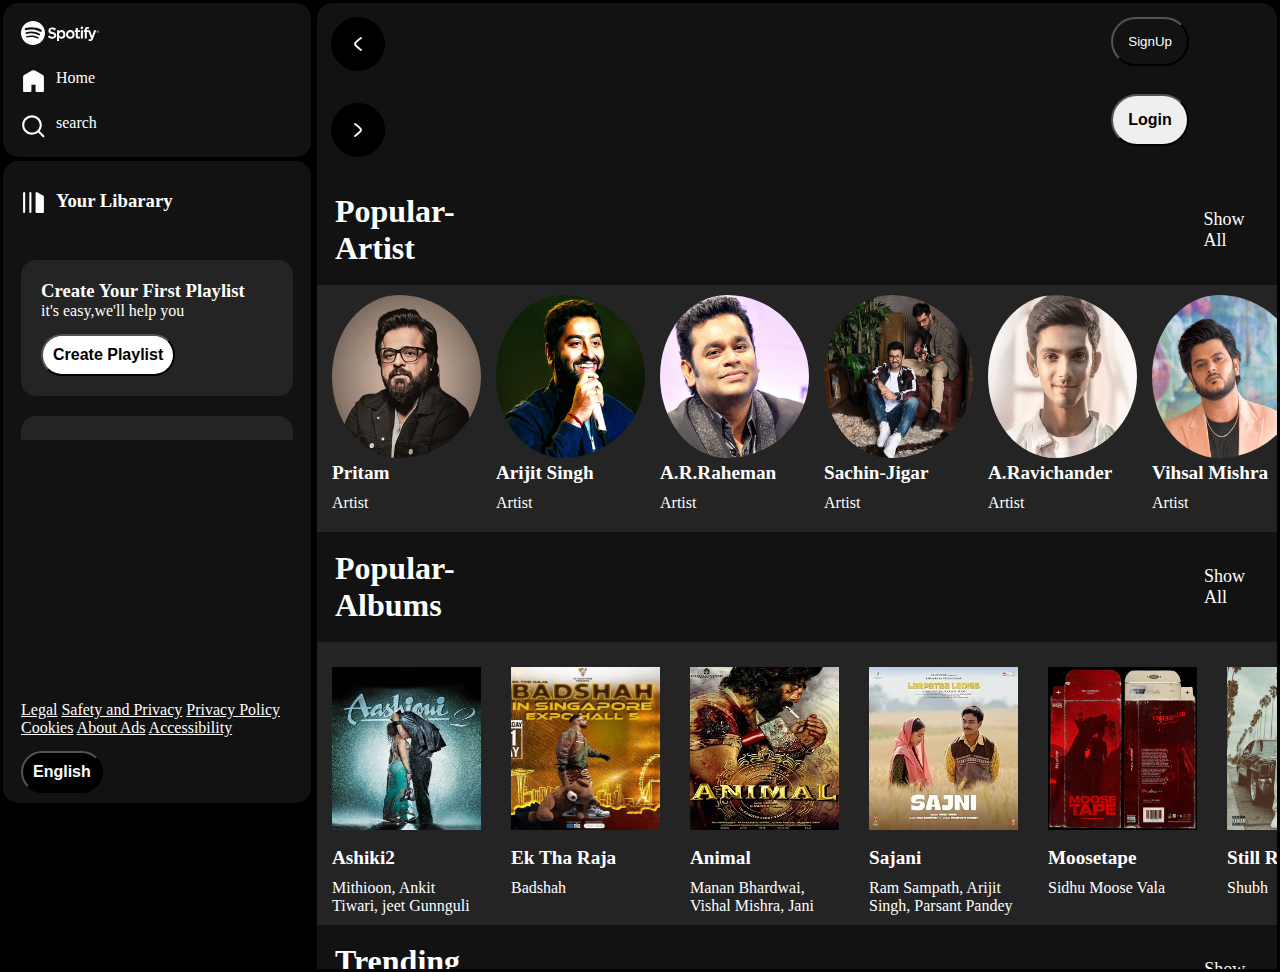
<file: index.html>
<!DOCTYPE html>
<html lang="en">

<head>
  <meta charset="UTF-8">
  <meta name="viewport" content="width=device-width, initial-scale=1.0">
  <title>spotify</title>
  <link rel="stylesheet" href="style.css">
  <link rel="stylesheet" href="left_side.css">
  <link rel="stylesheet" href="right_side.css">
</head>

<body>
  <div class="container">

    <div class="left-container">

      <div class="left-header">
        <div class="spotify">
          <img class="invert" src="svg/spotify.svg" alt="">
        </div>
        <div class="home">
          <ul>
            <li><img class="invert" src="svg/home.svg" alt="home">Home</li>
            <li><img class="invert" src="svg/search.svg" alt="search">search</li>
          </ul>
        </div>
      </div>

      <div class="left-main">
        <div class="libarary">
          <img class="invert libarary-img" src="svg/libarary.svg" alt="">
          <h3>Your Libarary</h3>
        </div>
        <div class="playlist-podcasts">
          <section class="playlist common-left-main">
            <span>
              <h3>Create Your First Playlist</h3>
            </span>
            <span>it's easy,we'll help you</span>
            <button class="button-left-main">Create Playlist</button>
          </section>
          <section class="podcasts common-left-main">
            <span>
              <h3>Let's find some podcasts to follow</h3>
            </span>
            <span>We'll keep you updated on new episodes</span>
            <button class="button-left-main">Browser Podcast</button>
          </section>
        </div>
        <div class="left-footer">
          <div class="left-link">
            <div class="same-link">
              <a href=""><span>Legal</span></a>
              <a href=""><span>Safety and Privacy</span></a>
              <a href=""><span>Privacy Policy</span></a>
            </div>
            <div class="same-link">
              <a href=""><span>Cookies</span></a>
              <a href=""><span>About Ads</span></a>
              <a href=""><span>Accessibility</span></a>
            </div>
          </div>
          <div class="lang"><button class="">English</button></div>
        </div>
      </div>
    </div>

    <div class="right-container">
      <div class="right-header">
        <div class="pre-next">
          <svg class="left-right-svg" xmlns="http://www.w3.org/2000/svg" viewBox="0 0 24 24" width="24" height="24"
            color="#000000" fill="none">
            <path d="M15 6C15 6 9.00001 10.4189 9 12C8.99999 13.5812 15 18 15 18" stroke="#ffff" stroke-width="2"
              stroke-linecap="round" stroke-linejoin="round" />
          </svg>
          <svg class="left-right-svg" xmlns="http://www.w3.org/2000/svg" viewBox="0 0 24 24" width="24" height="24"
            color="#000000" fill="none">
            <path d="M9.00005 6C9.00005 6 15 10.4189 15 12C15 13.5812 9 18 9 18" stroke="#ffff" stroke-width="2"
              stroke-linecap="round" stroke-linejoin="round" />
          </svg>
        </div>
        <div class="login-button">
          <button class="SignUp">SignUp</button>
          <button><a href="login-signup/login.html" target="_blank">Login</a></button>
        </div>
      </div>

      <div class="popular-list">
        <!-- popular artist -->
        <div class="artist">
          <div class="popular-artist"><a href="">Popular-Artist</a></div>
          <div class="show-all"><a href="">Show All</a></div>
        </div>
        <div class="artist-box">
          <!-- 1 artist -->
          <div class="box1">
            <div class="box1-img">
              <img src="img/popular artist img/pritam.png" alt="pritam">
            </div>
            <span class="artist-name">Pritam</span>
            <span>Artist</span>
          </div>
          <!-- 2 artist -->
          <div class="box1">
            <div class="box1-img">
              <img src="img/popular artist img/arijit.jpg" alt="arijit">
            </div>
            <span class="artist-name">Arijit Singh</span>
            <span>Artist</span>
          </div>
          <!-- 3 artist -->
          <div class="box1">
            <div class="box1-img">
              <img src="img/popular artist img/a.r.raheman.png" alt="a.r.raheman">
            </div>
            <span class="artist-name">A.R.Raheman</span>
            <span>Artist</span>
          </div>
          <!-- 4 artist -->
          <div class="box1">
            <div class="box1-img">
              <img src="img/popular artist img/sachin-jigar.jpg" alt="sachin-jigar">
            </div>
            <span class="artist-name">Sachin-Jigar</span>
            <span>Artist</span>
          </div>
          <!-- 5 artist -->
          <div class="box1">
            <div class="box1-img">
              <img src="img/popular artist img/anirudh ravichander .png" alt="anirudh ravichander">
            </div>
            <span class="artist-name">A.Ravichander</span>
            <span>Artist</span>
          </div>
          <!-- 6 artist -->
          <div class="box1">
            <div class="box1-img">
              <img src="img/popular artist img/vihsal mishra.png" alt="vihsal mishra">
            </div>
            <span class="artist-name">Vihsal Mishra</span>
            <span>Artist</span>
          </div>
          <!-- 7 artist -->
          <div class="box1">
            <div class="box1-img">
              <img src="img/popular artist img/atif aslam.jpg" alt="atif aslam">
            </div>
            <span class="artist-name">Atif Aslam</span>
            <span>Artist</span>
          </div>
        </div>

        <!-- Popular Albums -->
        <div class="albums">
          <div class="popular-albums"><a href="">Popular-Albums</a></div>
          <div class="show-all"><a href="">Show All</a></div>
        </div>
        <div class="albums-box">
          <!-- 1 albums -->
          <div class="box2">
            <div class="box2-img">
              <img src="img/popular albums img/ashiki2.jpg" alt="Ashiki2">
            </div>
            <span class="albums-name">Ashiki2</span>
            <div class="albums-link">
              <a href="">Mithioon,</a>
              <a href="">Ankit Tiwari,</a>
              <a href="">jeet Gunnguli</a>
            </div>
          </div>
          <!-- 2 albums -->
          <div class="box2">
            <div class="box2-img">
              <img src="img/popular albums img/Badshash.jpg" alt="ak tha raja">
            </div>
            <span class="albums-name">Ek Tha Raja</span>
            <div class="albums-link">
              <a href="">Badshah</a>
            </div>
          </div>
          <!-- 3 albums -->
          <div class="box2">
            <div class="box2-img">
              <img src="img/popular albums img/animal.jpg" alt="animal">
            </div>
            <span class="albums-name">Animal</span>
            <div class="albums-link">
              <a href="">Manan Bhardwai,</a>
              <a href="">Vishal Mishra,</a>
              <a href="">Jani</a>
            </div>
          </div>
          <!-- 4 albums -->
          <div class="box2">
            <div class="box2-img">
              <img src="img/popular albums img/sajani.webp" alt="sajani">
            </div>
            <span class="albums-name">Sajani</span>
            <div class="albums-link">
              <a href="">Ram Sampath,</a>
              <a href="">Arijit Singh,</a>
              <a href="">Parsant Pandey</a>
            </div>
          </div>
          <!-- 5 albums -->
          <div class="box2">
            <div class="box2-img">
              <img src="img/popular albums img/moosetape.jpg" alt="moosetape">
            </div>
            <span class="albums-name">Moosetape</span>
            <div class="albums-link">
              <a href="">Sidhu Moose Vala</a>
            </div>
          </div>
          <!-- 6 albums -->
          <div class="box2">
            <div class="box2-img">
              <img src="img/popular albums img/shubh.jpg" alt="Still Rolling">
            </div>
            <span class="albums-name">Still Rolling</span>
            <div class="albums-link">
              <a href="">Shubh</a>
            </div>
          </div>
          <!-- 7 albums -->
          <div class="box2">
            <div class="box2-img">
              <img src="img/popular albums img/making memoris.jpg" alt="making memoris">
            </div>
            <span class="albums-name">Making Memoris</span>
            <div class="albums-link">
              <a href="">Karan Aujla, </a>
              <a href="">Ikky</a>
            </div>
          </div>
        </div>

        <!-- Trending Episode -->
        <div class="episodes">
          <div class="trending-episode"><a href="">Trending Episode</a></div>
          <div class="show-all"><a href="">Show All</a></div>
        </div>
        <div class="episodes-box">
          <!-- 1 episode -->
          <div class="box3">
            <div class="box3-img">
              <img src="img/trending episode img/rj balaji.jpg" alt="rj balaji">
            </div>
          </div>
          <!-- 2 episode -->
          <div class="box3">
            <div class="box3-img">
              <img src="img/trending episode img/hotel of horor.webp" alt="hotel of horor">
            </div>
          </div>
          <!-- 3 episode -->
          <div class="box3">
            <div class="box3-img">
              <img src="img/trending episode img/god of death part2.jpg" alt="god of death part2">
            </div>
          </div>
          <!-- 4 episode -->
          <div class="box3">
            <div class="box3-img">
              <img src="img/trending episode img/ye na thi hmari kismat.jpg" alt="ye na thi hmari kismat">
            </div>
            
          </div>
          <!-- 5 episode -->
          <div class="box3">
            <div class="box3-img">
              <img src="img/trending episode img/mahabharat.jpg" alt="mahabharat">
            </div>
          </div>
          <!-- 6 episode -->
          <div class="box3">
            <div class="box3-img">
              <img src="img/trending episode img/rain.jpg" alt="rain">
            </div>
          </div>
          <!-- 7 episode -->
          <div class="box3">
            <div class="box3-img">
              <img src="img/trending episode img/asatha povathu yaru.jpg" alt="asatha povathu yaru">
            </div>
          </div>
        </div>

        <!-- popular radio-->
        <div class="radio">
          <div class="popular-radio"><a href="">Popular Radio</a></div>
          <div class="show-all"><a href="">Show All</a></div>
        </div>
        <div class="radio-box">
          <!-- 1 episode -->
          <div class="box4">
            <div class="box4-img">
              <img src="img/popular radio img/ikaa radio.png" alt="ikaa radio">
            </div>
          </div>
          <!-- 2 episode -->
          <div class="box4">
            <div class="box4-img">
              <img src="img/popular radio img/arijit radio.png" alt="arijit radio">
            </div>
          </div>
          <!-- 3 episode -->
          <div class="box4">
            <div class="box4-img">
              <img src="img/popular radio img/sherya ghoshal radio.png" alt="sherya ghoshal radio">
            </div>
          </div>
          <!-- 4 episode -->
          <div class="box4">
            <div class="box4-img">
              <img src="img/popular radio img/udit narayan radio.png" alt="udit narayan radio">
            </div> 
          </div>
          <!-- 5 episode -->
          <div class="box4">
            <div class="box4-img">
              <img src="img/popular radio img/g.v.prakash radio.png" alt="g.v.prakash radio">
            </div>
          </div>
          <!-- 6 episode -->
          <div class="box4">
            <div class="box4-img">
              <img src="img/popular radio img/a.r.raheman radio.png" alt="a.r.raheman radio">
            </div>
          </div>
          <!-- 7 episode -->
          <div class="box4">
            <div class="box4-img">
              <img src="img/popular radio img/dilijit radio.png" alt="dilijit radio">
            </div>
          </div>
        </div>

        <!-- Featured Chart-->
        <div class="chart">
          <div class="popular-chart"><a href="">Featured Chart</a></div>
          <div class="show-all"><a href="">Show All</a></div>
        </div>
        <div class="chart-box">
          <!-- 1 chart -->
          <div class="box5">
            <div class="box5-img">
              <img src="img/featured chart img/top songs global.png" alt="top songs global">
            </div>
          </div>
          <!-- 2 chart -->
          <div class="box5">
            <div class="box5-img">
              <img src="img/featured chart img/top songs usa.png" alt="top songs usa">
            </div>
          </div>
          <!-- 3 chart -->
          <div class="box5">
            <div class="box5-img">
              <img src="img/featured chart img/top 50.png" alt="top 50">
            </div>
          </div>
          <!-- 4 chart -->
          <div class="box5">
            <div class="box5-img">
              <img src="img/featured chart img/viral 50 global.png" alt="viral 50 global">
            </div>
          </div>
          <!-- 5 chart -->
          <div class="box5">
            <div class="box5-img">
              <img src="img/featured chart img/viral 50 usa.png" alt="viral 50 usa">
            </div>
          </div>
        </div>
      </div>
    </div>
  </div>
</body>

</html>
</file>
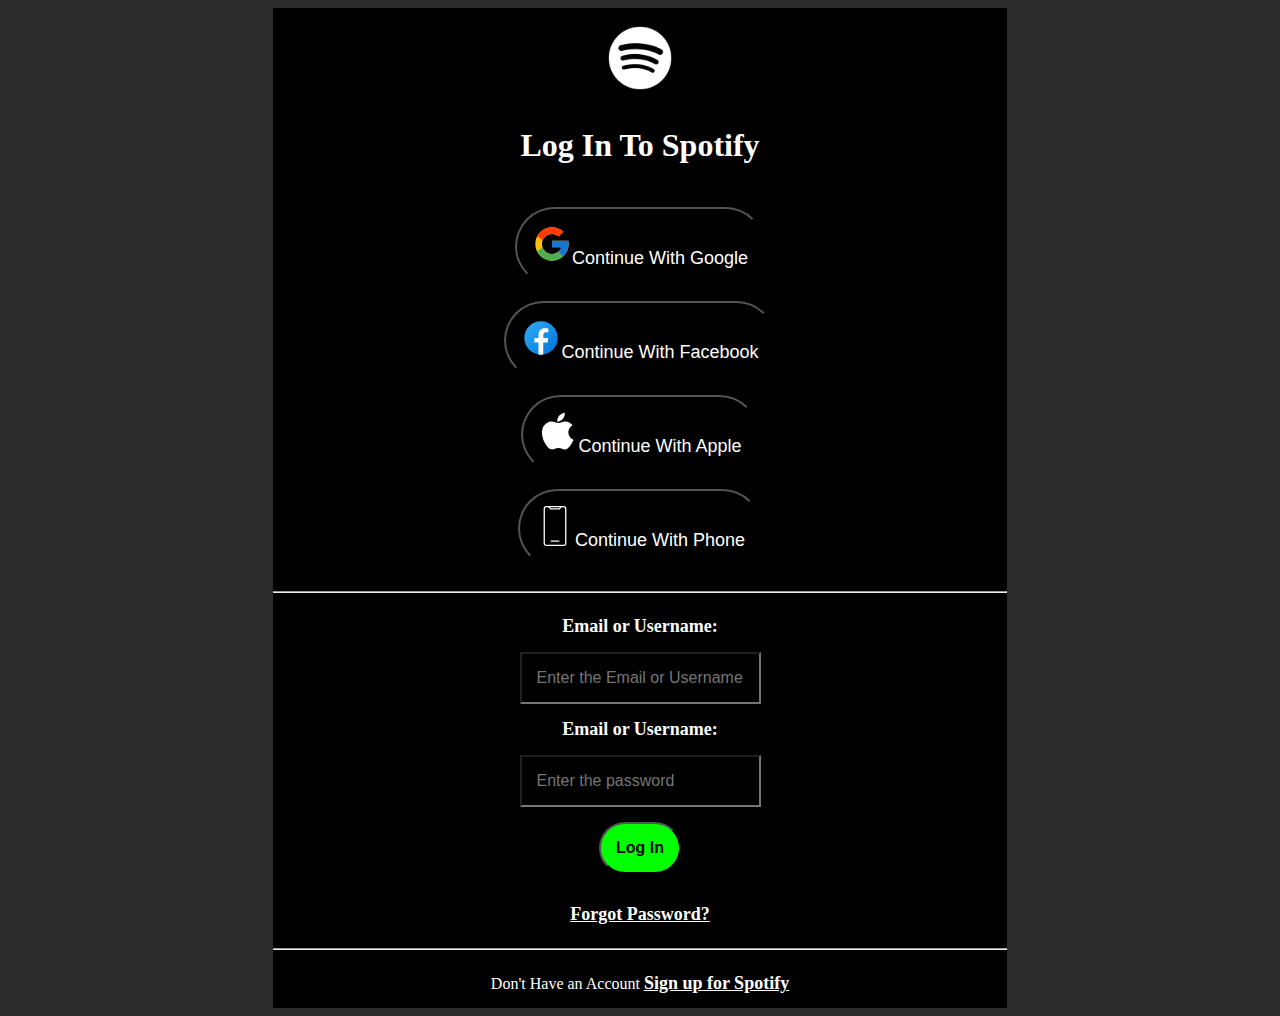
<file: login-signup/login.html>
<!DOCTYPE html>
<html lang="en">
<head>
    <meta charset="UTF-8">
    <meta name="viewport" content="width=device-width, initial-scale=1.0">
    <title>Document</title>
    <link rel="stylesheet" href="login.css">
</head>
<body>
    <div class="container">
        <div class="spotify"><img class="invert" src="login-signup img/spotify logo.png" alt=""></div>
        <div class="H1"><h1>Log In To Spotify</h1></div>
        <div class="with-svg">
            <div><button><img src="svg/google.svg" alt="">Continue With Google</button></div>
            <div><button><img src="svg/facebook.svg" alt="">Continue With Facebook</button></div>
            <div><button><img class="invert" src="svg/apple.svg" alt="">Continue With Apple</button></div>
            <div><button><img class="invert" src="svg/phone.svg" alt="">Continue With Phone</button></div>
        </div>
        <hr>
        <div class="form">
            <form action="">
                <div class="username-sighup">
                    <label class="email" for="Email"><span>Email or Username:</span></label>
                </div>
                    <input type="email" id="Email" placeholder="Enter the Email or Username">

                <div class="password">
                    <label class="email" for="Password"><span>Email or Username:</span></label>
                </div>
                    <input type="password" id="Password" placeholder="Enter the password">
                <div class="login-button">
                    <button type="submit">Log In</button>
                </div>
                <div class="forgot-password">
                    <a class="white" href="">Forgot Password?</a>
                </div>
                <hr>
                <div class="signup">
                    <span>Don't Have an Account</span>
                    <a class="white" href="">Sign up for Spotify</a>
                </div>
            </form>
        </div>
    </div>
</body>
</html>
</file>
<file: style.css>
*{
    margin: 0px;
    padding: 0px;
}
.container{
    display: flex;
    background-color: #000000;
}
.left-container{
    width: 25vw;
    padding: 3px;
}
.right-container{
    width: 75vw;
    padding: 3px;
    /* border: 1px solid rgb(229, 255, 0); */

}
.invert{
    filter: invert(1);
}
</file>
<file: left_side.css>
.left-header{
    background-color: #121212;
    color: white;
    border-radius: 15px;
    padding: 18px;
}
.home ul li{
    list-style: none;
    display: flex;
    width: 25px;
    gap: 10px;
    padding-top: 20px;
}
.left-main {
    background-color: #121212;
    color: white;
    border-radius: 15px;
    padding: 18px;
    margin-top: 4px;
    min-height: 606px;
  }
.libarary{
    list-style: none;
    display: flex;
    gap: 10px;
    margin-top: 11px;
}
.libarary-img{
    width: 25px;
}
.playlist-podcasts{
    margin-top: 25px;
    padding: 0px;
    height: 200px;
    overflow: scroll;
}
.playlist-podcasts section span{
    display: flex;
}
.common-left-main{
    background-color: #242424;
    padding: 20px;
    border-radius: 15px;
    margin-top: 20px;
}
.common-main2 span{
    padding: 5px;
}
.button-left-main{
    background-color: rgb(255, 255, 255);
    padding: 10px;
    border-radius: 50px;
    font-size: medium;
    font-weight: bold;
    margin-top: 14px;
}
.left-main{
    position: relative;
}
.left-footer{
    position: absolute;
    bottom: 0;
}
.same-link a{
    color: white;
}
.lang button{
    background-color: rgb(0, 0, 0);
    padding: 10px;
    border-radius: 50px;
    font-size: medium;
    font-weight: bold;
    margin-top: 14px;
    color: white;
}
.lang{
    padding-bottom: 10px;
}
</file>
<file: right_side.css>
.right-header{
    display: flex;
    gap: 50vw;
    background-color: #121212;
    border-top-left-radius: 15px;
    border-top-right-radius: 15px;
    margin: 0px;
}
.login-button button{
    margin: 14px;
    padding: 15px;
    border-radius: 100px;
}
.login-button button a{
    text-decoration: none;
    color: black;
    font-size: medium;
    font-weight: bold;
}
.left-right-svg{
    margin: 14px;
    padding: 15px;
    background-color: black;
    border-radius: 50px;
}
.SignUp{
    background-color: #121212;
    color: rgb(255, 255, 255);
}
.popular-list{
    height: 88.2vh;
    overflow: scroll;
}

/* popular artist */
.artist{
    display: flex;
    gap: 55vw;
    background-color: #121212;
    padding: 18px;
    align-items: center;
}
.show-all a{
    text-decoration: none;
    font-size: large;
    color: white;
}
.popular-artist a{
    text-decoration: none;
    font-size:xx-large;
    color: white;
    font-weight: 900;
}
.artist-box{
    display: flex;
    background-color: #121212;
}
.box1{
    padding-top: 10px;
    background-color: #242424;
    color: white;
    width: 181px;
    padding-bottom: 10px;
}
.box1-img img{
    border-radius: 50%;
    height: 163px;
    width: 149px;
    padding-left: 15px;   
}
.box1 span{
    display: flex;
    margin-left: 15px;
    margin-bottom: 10px;
}
.artist-name{
    font-size: larger;
    font-weight: bold;
}

/* popular albums */
.albums{
    display: flex;
    gap: 53.5vw;
    background-color: #121212;
    padding: 18px;
    align-items: center;
}
.show-all a{
    text-decoration: none;
    font-size: large;
    color: white;
}
.popular-albums a{
    text-decoration: none;
    font-size:xx-large;
    color: white;
    font-weight: 900;
}
.albums-box{
    display: flex; 
    background-color: #242424;
}
.box2{
    padding-top: 10px;
    background-color: #242424;
    color: white;
    width: 181px;
    padding-bottom: 10px;
}
.box2-img{
    margin: 15px;
    height: 165px;
}
.box2-img img{
    height: 163px;
    width: 149px;
}
.albums-name{
    font-size: larger;
    font-weight: bold;
    margin-left: 15px;
    margin-bottom: 10px;
}
.box2 a{
    color: white;
    text-decoration: none;
}
.albums-link{
    margin-left: 15px;
    width: 149px;
    margin-top: 10px;
}

/* trending episode */
.episodes{
    display: flex;
    gap: 52.6vw;
    background-color: #121212;
    padding: 18px;
    align-items: center;
}
.show-all a{
    text-decoration: none;
    font-size: large;
    color: white;
}
.trending-episode a{
    text-decoration: none;
    font-size:xx-large;
    color: white;
    font-weight: 900;
}
.episodes-box{
    background-color: #242424;
    display: flex; 
}
.box3{
    background-color: #242424;
    color: white;
    /* border: 1px solid rgb(35, 255, 2); */
    width: 181px;
    padding-bottom: 10px;
}
.box3-img{
    margin: 15px;
    height: 165px;
}
.box3-img img{
    height: 163px;
    width: 149px;
}

/* popular radio */
.radio{
    display: flex;
    gap: 55vw;
    background-color: #121212;
    padding: 18px;
    align-items: center;
}
.show-all a{
    text-decoration: none;
    font-size: large;
    color: white;
}
.popular-radio a{
    text-decoration: none;
    font-size:xx-large;
    color: white;
    font-weight: 900;
}
.radio-box{
    background-color: #242424; 
    display: flex; 
}
.box4{
    background-color: #242424;
    color: white;
    /* border: 1px solid rgb(35, 255, 2); */
    width: 181px;
    padding-bottom: 10px;
}
.box4-img{
    margin: 15px;
    height: 165px;
}
.box4-img img{
    height: 163px;
    width: 149px;
}


/* Featured Chart */
.chart{
    display: flex;
    gap: 55vw;
    background-color: #121212;
    padding: 18px;
    align-items: center;
}
.show-all a{
    text-decoration: none;
    font-size: large;
    color: white;
}
.popular-chart a{
    text-decoration: none;
    font-size:xx-large;
    color: white;
    font-weight: 900;
}
.chart-box{
    background-color: #242424; 
    display: flex; 
}
.box5{
    background-color: #242424;
    color: white;
    /* border: 1px solid rgb(35, 255, 2); */
    width: 181px;
    padding-bottom: 10px;
}
.box5-img{
    margin: 15px;
    height: 165px;
}
.box5-img img{
    height: 163px;
    width: 149px;
}
</file>
<file: login-signup/login.css>
body{
    background-color: #2b2b2b;
    display: grid;
    place-items: center;
}
.white{
    color: white;
}
.invert{
    filter: invert(1);
}
.container{
    width: 734px;
    height: 1000px;
    background-color: black;
    color: white;
}
.spotify{
    width: 734px;
    height: 92px;
    background-color: rgb(0, 0, 0);
    /* border: 1px solid white; */
    text-align: center;
}
.spotify img{
    width: 100px;
}
H1{
    width: 734px;
    height: 92px;
    margin: 0px;
    background-color: rgb(0, 0, 0);
    /* border: 1px solid white; */
    color: white;
}
h1{
    text-align: center;
    vertical-align: middle;
    line-height: 90px;
}
.with-svg{
    /* border: 1px solid white; */
    padding-top: 15px;
}
.with-svg div{
    text-align: center;
}
.with-svg div img{
    height: 40px;
    width: 40px;  
}
.with-svg button{
    background-color: black;
    color: white;
    padding: 15px;
    margin-bottom: 15px;
    border-radius: 40px;
    font-size: large;
}
.form{
    /* border: 1px solid white; */
    text-align: center;
    padding-top: 15px;
}
.username-sighup label{
    font-size: large;
    font-weight: bold;
}
.form input{
    margin-top: 15px;
    background-color: black;
    color: white;
    font-size: medium;padding: 15px;
}
.password {
    padding-top: 15px;
}
.password label{
    font-size: large;
    font-weight: bold;
}
.form input{
    margin-top: 15px;
    background-color: black;
    color: white;
    font-size: medium;padding: 15px;
}
.login-button button{
    padding: 15px;
    margin-top: 15px;
    margin-bottom: 15px;
    border-radius: 50px;
    font-size: medium;
    font-weight: bold;
    background-color: rgb(0, 255, 0);
}
.forgot-password{
    /* border: 1px solid white; */
    padding-top: 15px;
    padding-bottom: 15px;
}
.forgot-password a{
    font-size: large;
    font-weight: bold;
}
.signup{
    /* border: 1px solid white; */
    padding-top: 15px;
}
.signup a{
    font-size: large;
    font-weight: bold;
}
</file>
